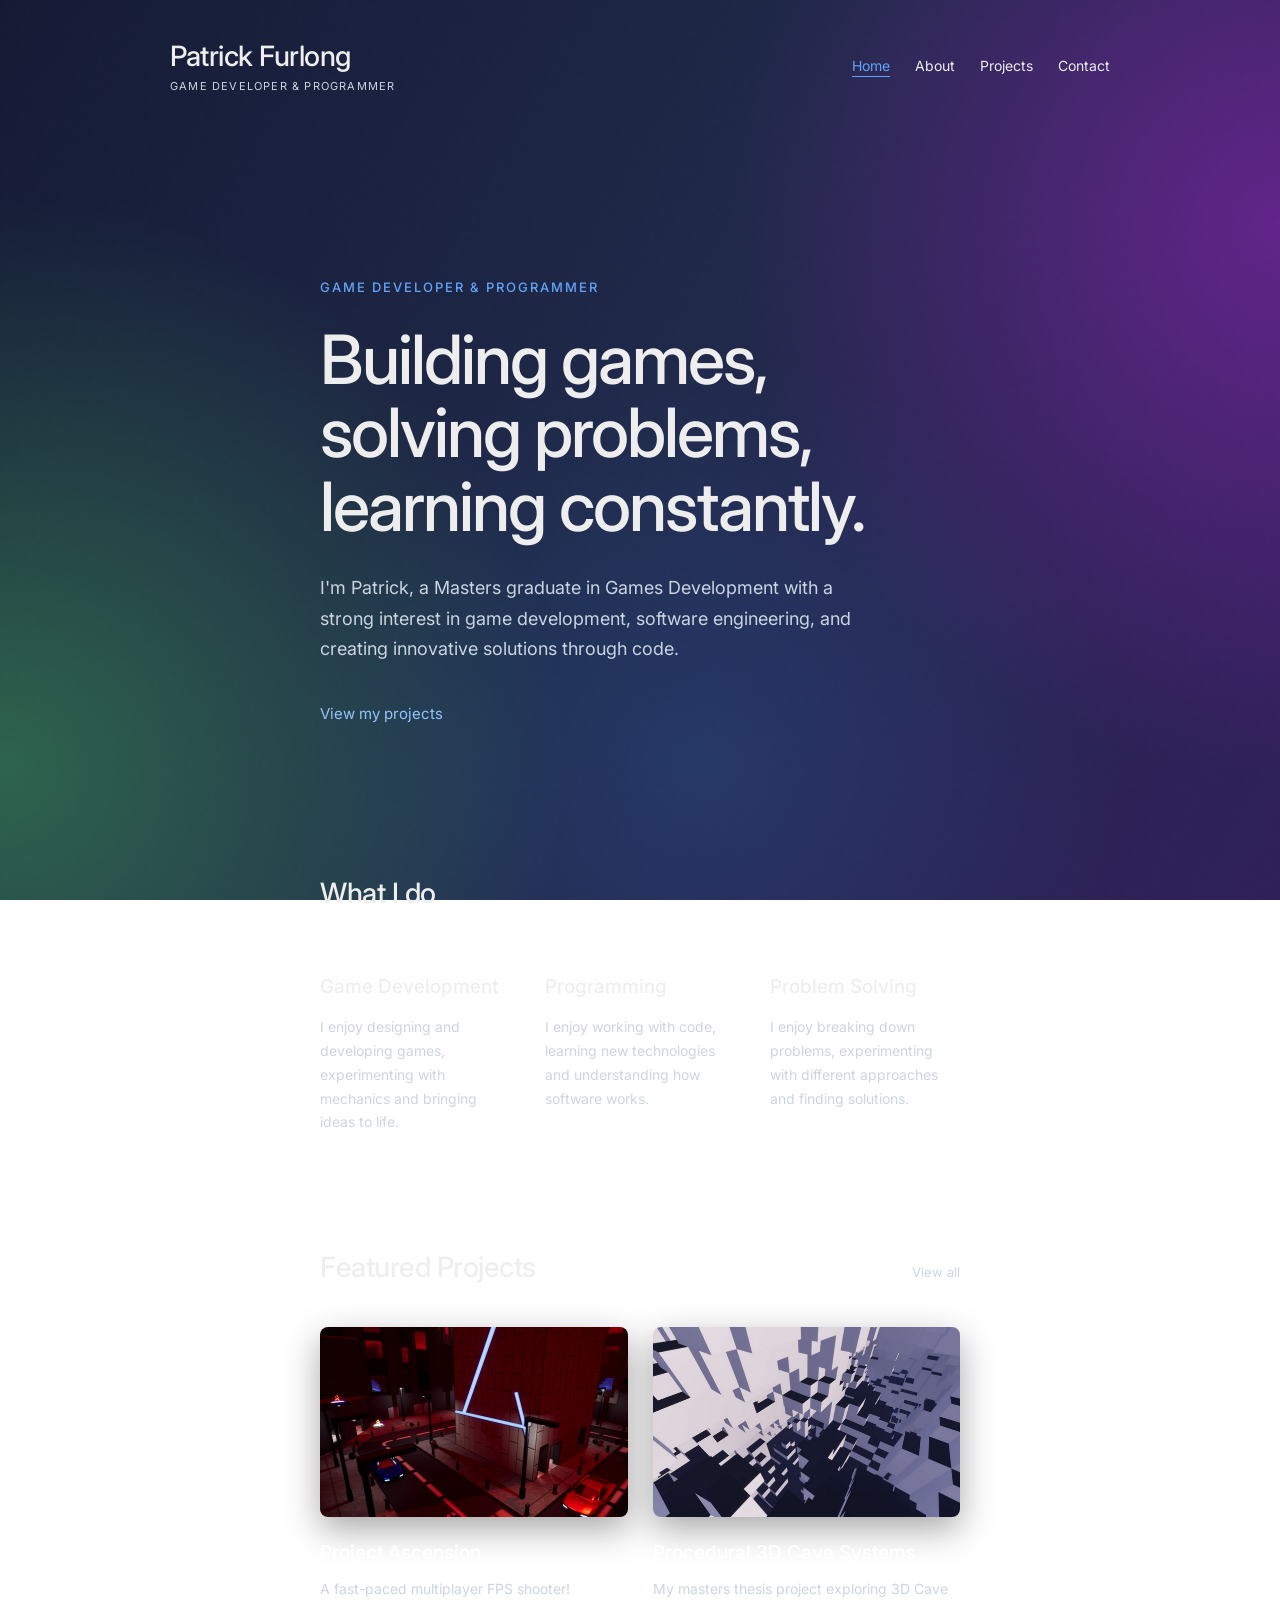
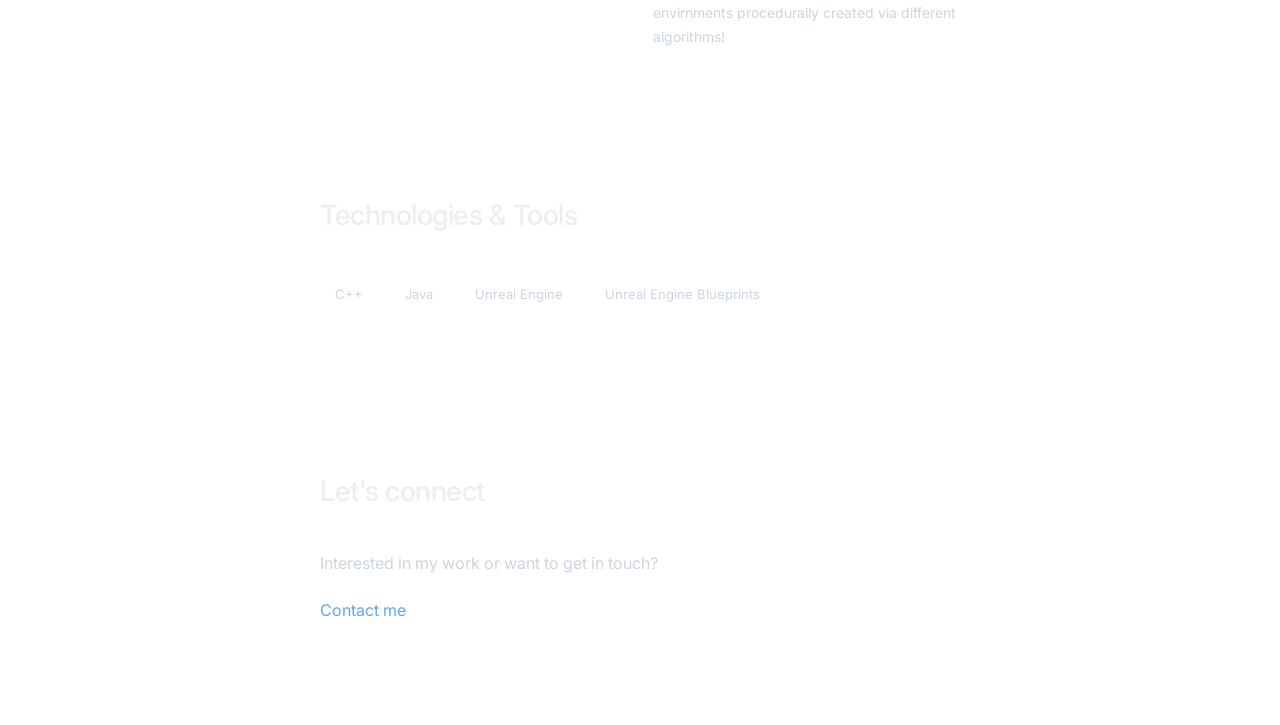
<file: index.html>
<!DOCTYPE html>
<html lang="en">

<head>
    <meta charset="UTF-8">
    <meta name="viewport" content="width=device-width, initial-scale=1.0">

    <title>Patrick Furlong</title>

    <!-- Google Font -->
    <link rel="preconnect" href="https://fonts.googleapis.com">
    <link rel="preconnect" href="https://fonts.gstatic.com" crossorigin>

    <link
        href="https://fonts.googleapis.com/css2?family=Inter:wght@400;500&display=swap"
        rel="stylesheet"
    >

    <link rel="stylesheet" href="style.css">
</head>

<body>

    <header>
        <h1>Patrick Furlong</h1>

        <nav>
            <a href="index.html" class="active">Home</a>
            <a href="about.html">About</a>
            <a href="projects.html">Projects</a>
            <a href="contact.html">Contact</a>
        </nav>
    </header>


    <main>

        <!-- Hero -->

        <section class="hero">

            <p class="hero-label">
                GAME DEVELOPER & PROGRAMMER
            </p>

            <h2>
                Building games,<br>
                solving problems,<br>
                learning constantly.
            </h2>

            <p class="hero-description">
                I'm Patrick, a Masters graduate in Games Development with a strong interest in game 
                development, software engineering, and creating innovative solutions through code.
            </p>

            <a href="projects.html" class="hero-link">
                View my projects
            </a>

        </section>


        <!-- What I do -->

        <section class="home-section">

            <h2>What I do</h2>

            <div class="skills">

                <div class="skill">

                    <span class="skill-number"></span>

                    <h3>Game Development</h3>

                    <p>
                        I enjoy designing and developing games,
                        experimenting with mechanics and bringing
                        ideas to life.
                    </p>

                </div>


                <div class="skill">

                    <span class="skill-number"></span>

                    <h3>Programming</h3>

                    <p>
                        I enjoy working with code, learning new
                        technologies and understanding how software
                        works.
                    </p>

                </div>


                <div class="skill">

                    <span class="skill-number"></span>

                    <h3>Problem Solving</h3>

                    <p>
                        I enjoy breaking down problems, experimenting
                        with different approaches and finding solutions.
                    </p>

                </div>

            </div>

        </section>


        <!-- Featured projects -->

        <section class="home-section">

            <div class="section-heading">

                <h2>Featured Projects</h2>

                <a href="projects.html">
                    View all
                </a>

            </div>


            <div class="featured-projects">

                <a href="projects.html" class="featured-project">

                    <img
                        src="images/projectAscension.png"
                        alt="Screenshot of first project"
                    >

                    <div class="featured-project-info">

                        <h3>Project Ascension</h3>

                        <p>
                            A fast-paced multiplayer FPS shooter!
                        </p>

                    </div>

                </a>


                <a href="projects.html" class="featured-project">

                    <img
                        src="images/3D-Algorithms.png"
                        alt="Screenshot of second project"
                    >

                    <div class="featured-project-info">

                        <h3>Procedural 3D Cave Systems</h3>

                        <p>
                            My masters thesis project exploring 3D Cave
                            envirnments procedurally created via different
                            algorithms! 
                        </p>

                    </div>

                </a>

            </div>

        </section>


        <!-- Skills -->

        <section class="home-section skills-section">

            <h2>Technologies & Tools</h2>

            <div class="technology-list">

                <span>C++</span>

                <span>Java</span>

                <span>Unreal Engine</span>

                <span>Unreal Engine Blueprints</span>

            </div>

        </section>


        <!-- Contact -->

        <section class="home-section final-section">

            <h2>Let's connect</h2>

            <p>
                Interested in my work or want to get in touch?
            </p>

            <a href="contact.html">
                Contact me
            </a>

        </section>

    </main>

</body>

</html>
</file>
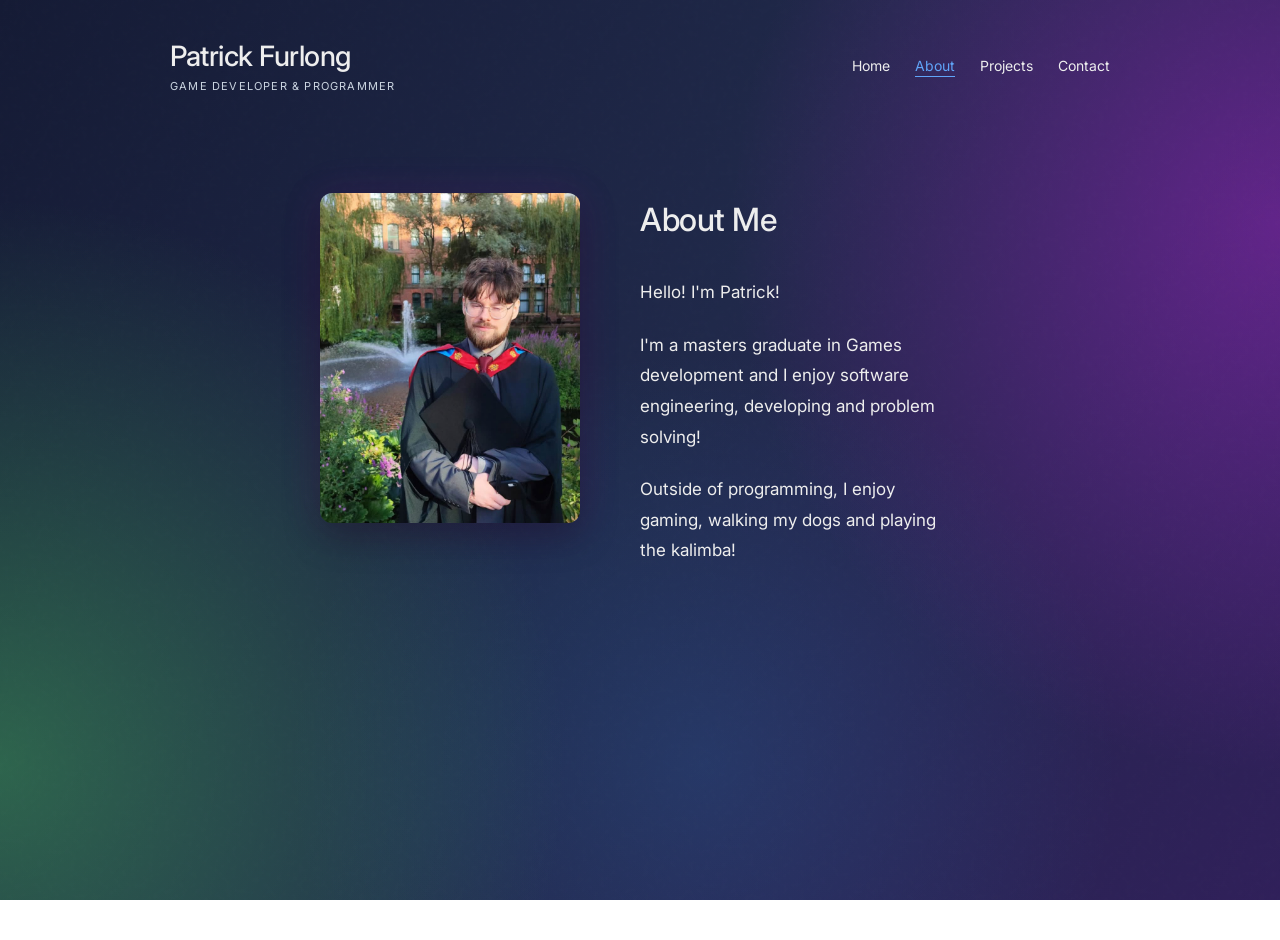
<file: about.html>
<!DOCTYPE html>
<html lang="en">

<head>
    <meta charset="UTF-8">
    <meta name="viewport" content="width=device-width, initial-scale=1.0">

    <title>About - Patrick Furlong</title>

    <!-- Google Font -->
    <link rel="preconnect" href="https://fonts.googleapis.com">
    <link rel="preconnect" href="https://fonts.gstatic.com" crossorigin>

    <link
        href="https://fonts.googleapis.com/css2?family=Inter:wght@400;500&display=swap"
        rel="stylesheet"
    >

    <link rel="stylesheet" href="style.css">
</head>

<body>

    <header>
        <h1>Patrick Furlong</h1>

        <nav>
            <a href="index.html">Home</a>
            <a href="about.html" class="active">About</a>
            <a href="projects.html">Projects</a>
            <a href="contact.html">Contact</a>
        </nav>
    </header>


    <main>

        <section class="about-intro">

            <img
                src="images/Gradpic.jpg"
                alt="A photo of Patrick"
            >

            <div class="about-text">

                <h2>About Me</h2>

                <p>
                    Hello! I'm Patrick!
                </p>

                <p>
                    I'm a masters graduate in Games development
                    and I enjoy software engineering, developing
                    and problem solving!
                </p>

                <p>
                    Outside of programming, I enjoy gaming,
                    walking my dogs and playing the kalimba!
                </p>

            </div>

        </section>

    </main>

</body>

</html>
</file>
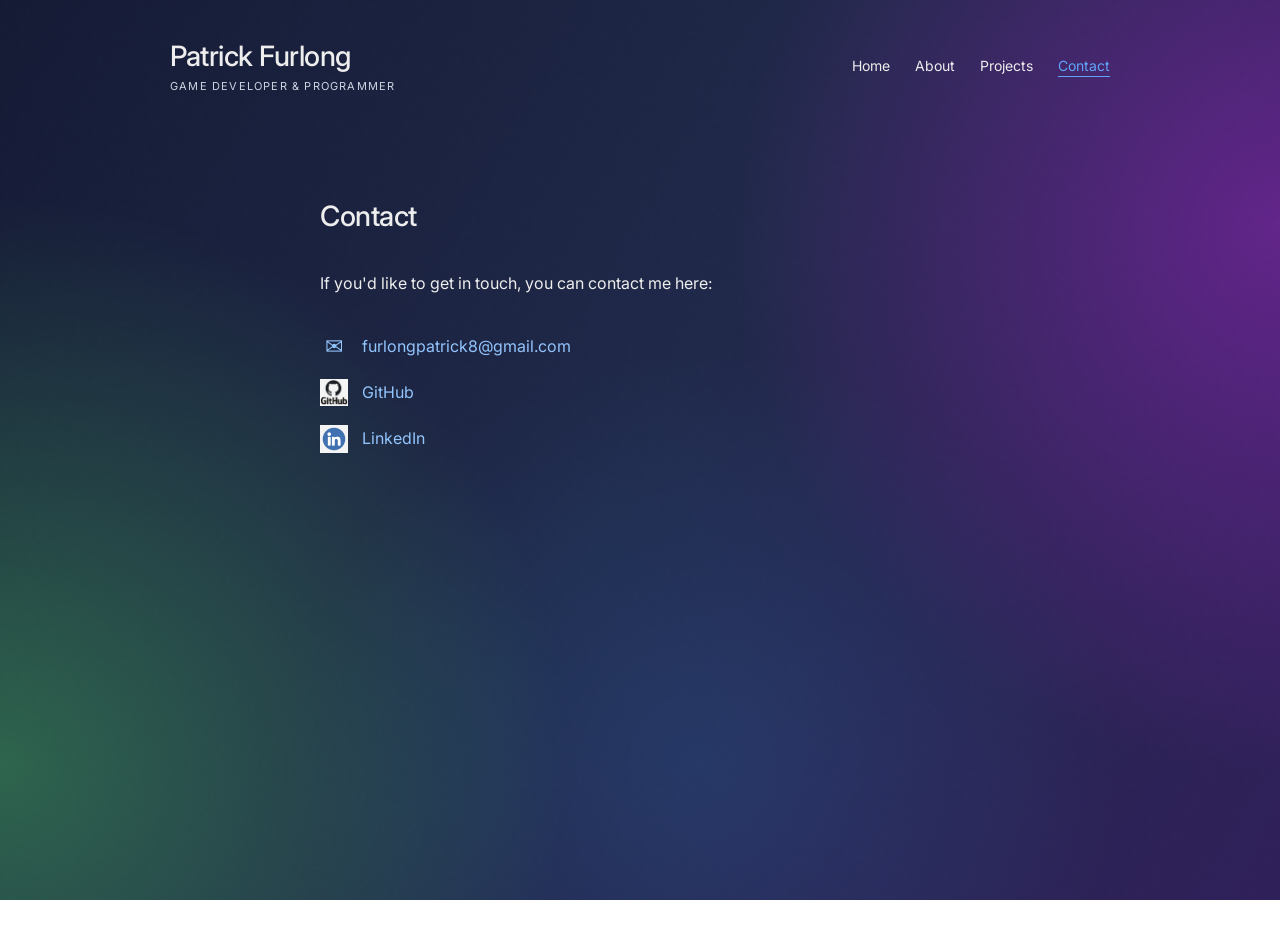
<file: contact.html>
<!DOCTYPE html>
<html lang="en">

<head>
    <meta charset="UTF-8">
    <meta name="viewport" content="width=device-width, initial-scale=1.0">

    <title>Contact - Patrick Furlong</title>

    <!-- Google Font -->
    <link rel="preconnect" href="https://fonts.googleapis.com">
    <link rel="preconnect" href="https://fonts.gstatic.com" crossorigin>

    <link
        href="https://fonts.googleapis.com/css2?family=Inter:wght@400;500&display=swap"
        rel="stylesheet"
    >

    <link rel="stylesheet" href="style.css">
</head>

<body>

    <header>
        <h1>Patrick Furlong</h1>

        <nav>
            <a href="index.html">Home</a>
            <a href="about.html">About</a>
            <a href="projects.html">Projects</a>
            <a href="contact.html" class="active">Contact</a>
        </nav>
    </header>


    <main>

        <h2>Contact</h2>

        <p>
            If you'd like to get in touch, you can contact me here:
        </p>


        <div class="contact-links">

            <!-- Email -->

            <a
                href="mailto:furlongpatrick8@gmail.com"
                class="contact-link"
            >

                <span class="contact-icon">
                    ✉
                </span>

                <span>
                    furlongpatrick8@gmail.com
                </span>

            </a>


            <!-- GitHub -->

            <a
                href="https://github.com/Pfurlong1"
                target="_blank"
                rel="noopener noreferrer"
                class="contact-link"
            >

                <img
                    src="images/github.png"
                    alt="GitHub"
                >

                <span>
                    GitHub
                </span>

            </a>


            <!-- LinkedIn -->

            <a
                href="https://www.linkedin.com/in/patrick-furlong-38a4a2247/"
                target="_blank"
                rel="noopener noreferrer"
                class="contact-link"
            >

                <img
                    src="images/linkedin.png"
                    alt="LinkedIn"
                >

                <span>
                    LinkedIn
                </span>

            </a>

        </div>

    </main>

</body>

</html>
</file>
<file: style.css>
/* ========================================
   Background colours
   ======================================== */

:root {
    --background-dark: #151b35;
    --background-blue: #20294a;
    --background-purple: #30205a;

    --glow-green: rgba(91, 255, 109, 0.30);
    --glow-pink: rgba(218, 38, 255, 0.32);
    --glow-blue: rgba(52, 166, 255, 0.14);

    --pattern: rgba(255, 255, 255, 0.10);

    --text-main: #eeeeee;
    --text-muted: #cbd5e1;

    --accent-blue: #60a5fa;
}


/* ========================================
   General
   ======================================== */

* {
    box-sizing: border-box;
}

html {
    min-height: 100%;
}

body {
    margin: 0;
    min-height: 100vh;

    color: var(--text-main);

    font-family: "Inter", sans-serif;
    font-weight: 400;

    line-height: 1.7;

    position: relative;

    overflow-x: hidden;

    background:
        radial-gradient(
            circle at 0% 85%,
            var(--glow-green),
            transparent 38%
        ),
        radial-gradient(
            circle at 100% 25%,
            var(--glow-pink),
            transparent 38%
        ),
        radial-gradient(
            circle at 55% 85%,
            var(--glow-blue),
            transparent 40%
        ),
        linear-gradient(
            120deg,
            var(--background-dark),
            var(--background-blue),
            var(--background-purple)
        );

    background-size:
        100% 100%,
        100% 100%,
        100% 100%,
        100% 100%;

    background-attachment: fixed;
}


/* ========================================
   Subtle grain/noise
   ======================================== */

body::after {
    content: "";

    position: fixed;

    inset: 0;

    pointer-events: none;

    opacity: 0.025;

    background-image:
        url("data:image/svg+xml,%3Csvg viewBox='0 0 180 180' xmlns='http://www.w3.org/2000/svg'%3E%3Cfilter id='noise'%3E%3CfeTurbulence type='fractalNoise' baseFrequency='.9' numOctaves='4' stitchTiles='stitch'/%3E%3C/filter%3E%3Crect width='100%25' height='100%25' filter='url(%23noise)' opacity='.5'/%3E%3C/svg%3E");

    z-index: 999;
}


/* ========================================
   Header
   ======================================== */

header {
    max-width: 1000px;

    margin: 40px auto;

    padding: 0 30px;

    display: flex;

    align-items: center;

    justify-content: space-between;

    position: relative;

    z-index: 1;
}

header h1 {
    margin: 0;

    font-size: 28px;

    font-weight: 500;

    letter-spacing: -0.5px;

    line-height: 1.2;
}


/* Small subtitle underneath name */

header h1::after {
    content: "Game Developer & Programmer";

    display: block;

    margin-top: 6px;

    color: var(--text-muted);

    font-size: 11px;

    font-weight: 400;

    letter-spacing: 1.2px;

    text-transform: uppercase;
}


/* ========================================
   Navigation
   ======================================== */

nav {
    display: flex;

    gap: 25px;
}

nav a {
    color: var(--text-main);

    text-decoration: none;

    font-size: 14px;

    transition:
        color 0.2s ease,
        opacity 0.2s ease;
}

nav a:hover {
    color: #93c5fd;

    opacity: 1;
}

nav a.active {
    color: var(--accent-blue);

    text-decoration: underline;

    text-underline-offset: 5px;
}


/* ========================================
   Main content
   ======================================== */

main {
    max-width: 700px;

    margin: 100px auto;

    padding: 0 30px;

    position: relative;

    z-index: 1;
}

main h2 {
    margin-bottom: 30px;

    font-size: 28px;

    font-weight: 500;

    letter-spacing: -0.5px;
}

main p {
    margin-bottom: 20px;

    font-size: 16px;
}


/* ========================================
   Homepage Hero
   ======================================== */

.hero {
    padding: 70px 0 120px;
}

.hero-label {
    margin-bottom: 25px;

    color: var(--accent-blue);

    font-size: 13px;

    font-weight: 500;

    letter-spacing: 2px;
}

.hero h2 {
    margin: 0 0 30px;

    font-size: clamp(42px, 7vw, 68px);

    line-height: 1.08;

    letter-spacing: -2px;

    font-weight: 500;
}

.hero-description {
    max-width: 570px;

    margin-bottom: 35px;

    color: var(--text-muted);

    font-size: 18px;

    line-height: 1.7;
}

.hero-link {
    display: inline-block;

    color: #93c5fd !important;

    text-decoration: none;

    font-size: 15px;

    transition:
        transform 0.2s ease,
        color 0.2s ease;
}

.hero-link:hover {
    color: #bfdbfe !important;

    transform: translateX(4px);
}


/* ========================================
   About page
   ======================================== */

.about-intro {
    display: flex;

    align-items: flex-start;

    gap: 60px;
}

.about-intro img {
    width: 260px;

    height: 330px;

    object-fit: cover;

    flex-shrink: 0;

    border-radius: 12px;

    box-shadow:
        0 12px 35px rgba(0, 0, 0, 0.35),
        0 0 40px rgba(218, 38, 255, 0.12);
}

.about-text {
    flex: 1;
}

.about-text h2 {
    margin-top: 0;

    margin-bottom: 30px;

    font-size: 32px;

    font-weight: 500;
}

.about-text p {
    font-size: 17px;

    line-height: 1.8;

    margin-bottom: 22px;
}


/* ========================================
   Homepage sections
   ======================================== */

.home-section {
    margin-bottom: 110px;
}

.home-section h2 {
    margin-bottom: 35px;
}


/* ========================================
   Skills
   ======================================== */

.skills {
    display: grid;

    grid-template-columns: repeat(3, 1fr);

    gap: 35px;
}

.skill {
    position: relative;
}

.skill-number {
    display: block;

    margin-bottom: 18px;

    color: var(--accent-blue);

    font-size: 12px;

    letter-spacing: 1px;
}

.skill h3 {
    margin: 0 0 12px;

    font-size: 19px;

    font-weight: 500;
}

.skill p {
    margin: 0;

    color: var(--text-muted);

    font-size: 14px;
}


/* ========================================
   Section heading
   ======================================== */

.section-heading {
    display: flex;

    align-items: baseline;

    justify-content: space-between;

    gap: 20px;

    margin-bottom: 35px;
}

.section-heading h2 {
    margin: 0;
}

.section-heading a {
    color: var(--text-muted);

    font-size: 13px;

    text-decoration: none;
}

.section-heading a:hover {
    color: #ffffff;
}


/* ========================================
   Featured projects
   ======================================== */

.featured-projects {
    display: grid;

    grid-template-columns: repeat(2, 1fr);

    gap: 25px;
}

.featured-project {
    display: block;

    color: #ffffff;

    text-decoration: none;

    transition:
        transform 0.25s ease,
        opacity 0.25s ease;
}

.featured-project:hover {
    transform: translateY(-5px);
}

.featured-project img {
    display: block;

    width: 100%;

    height: 190px;

    object-fit: cover;

    margin-bottom: 20px;

    border-radius: 8px;

    box-shadow:
        0 12px 35px rgba(0, 0, 0, 0.35);

    transition:
        box-shadow 0.25s ease;
}

.featured-project:hover img {
    box-shadow:
        0 18px 45px rgba(0, 0, 0, 0.45);
}

.featured-project-info h3 {
    margin: 0 0 8px;

    font-size: 19px;

    font-weight: 500;
}

.featured-project-info p {
    margin: 0;

    color: var(--text-muted);

    font-size: 14px;
}


/* ========================================
   Technologies
   ======================================== */

.skills-section {
    padding-top: 10px;
}

.technology-list {
    display: flex;

    flex-wrap: wrap;

    gap: 12px;
}

.technology-list span {
    padding: 8px 14px;

    color: var(--text-muted);

    font-size: 13px;

    border: 1px solid rgba(255, 255, 255, 0.12);

    border-radius: 20px;

    background: rgba(255, 255, 255, 0.03);
}


/* ========================================
   Final section
   ======================================== */

.final-section {
    margin-bottom: 40px;

    padding-top: 20px;
}

.final-section p {
    color: var(--text-muted);
}

.final-section a {
    color: var(--accent-blue);

    text-decoration: none;
}

.final-section a:hover {
    color: #93c5fd;
}


/* ========================================
   Contact links
   ======================================== */

.contact-links {
    display: flex;

    flex-direction: column;

    gap: 18px;

    margin-top: 35px;
}

.contact-link {
    display: flex;

    align-items: center;

    gap: 14px;

    width: fit-content;

    color: #93c5fd !important;

    text-decoration: none;

    font-size: 16px;

    transition:
        opacity 0.2s ease,
        transform 0.2s ease;
}

.contact-link:hover {
    color: #bfdbfe !important;

    opacity: 1;

    transform: translateX(4px);
}

.contact-link img {
    width: 28px;

    height: 28px;

    object-fit: contain;
}

.contact-icon {
    display: flex;

    align-items: center;

    justify-content: center;

    width: 28px;

    height: 28px;

    font-size: 22px;
}


/* ========================================
   Projects page
   ======================================== */

.project {
    display: flex;

    gap: 35px;

    margin-bottom: 70px;
}

.project img {
    width: 250px;

    height: 170px;

    object-fit: cover;

    flex-shrink: 0;

    border-radius: 8px;

    box-shadow:
        0 12px 35px rgba(0, 0, 0, 0.35);

    transition:
        transform 0.25s ease,
        box-shadow 0.25s ease;
}

.project img:hover {
    transform: translateY(-4px);

    box-shadow:
        0 18px 45px rgba(0, 0, 0, 0.45);
}

.project-content {
    flex: 1;
}

.project h3 {
    margin: 0 0 12px;

    font-size: 24px;

    font-weight: 500;
}

.project p {
    margin-bottom: 12px;

    font-size: 15px;
}

.project .technology {
    color: var(--text-muted);

    font-size: 14px;
}

.project-link {
    font-size: 14px;
}


/* ========================================
   Footer
   ======================================== */

footer {
    max-width: 1000px;

    margin: 100px auto 40px;

    padding: 0 30px;

    color: var(--text-muted);

    font-size: 14px;

    position: relative;

    z-index: 1;
}


/* ========================================
   Mobile
   ======================================== */

@media (max-width: 700px) {

    header {
        margin: 30px auto;

        padding: 0 20px;

        flex-direction: column;

        align-items: flex-start;

        gap: 20px;
    }

    header h1::after {
        font-size: 10px;

        letter-spacing: 1px;
    }

    main {
        margin: 60px auto;

        padding: 0 20px;
    }

    .hero {
        padding: 40px 0 80px;
    }

    .hero h2 {
        font-size: 42px;

        letter-spacing: -1.5px;
    }

    .hero-description {
        font-size: 16px;
    }

    .skills {
        grid-template-columns: 1fr;

        gap: 40px;
    }

    .section-heading {
        align-items: flex-start;

        flex-direction: column;

        gap: 10px;
    }

    .featured-projects {
        grid-template-columns: 1fr;
    }

    .featured-project img {
        height: auto;
    }

    .technology-list {
        gap: 8px;
    }

    .about-intro {
        flex-direction: column;

        align-items: flex-start;

        gap: 30px;
    }

    .about-intro img {
        width: 180px;

        height: 230px;
    }

    .about-text h2 {
        font-size: 28px;
    }

    .about-text p {
        font-size: 16px;

        line-height: 1.7;
    }

    nav {
        flex-wrap: wrap;

        gap: 15px 20px;
    }

    .project {
        flex-direction: column;

        gap: 20px;
    }

    .project img {
        width: 100%;

        height: auto;
    }

    footer {
        margin: 80px auto 30px;

        padding: 0 20px;
    }

}
</file>
